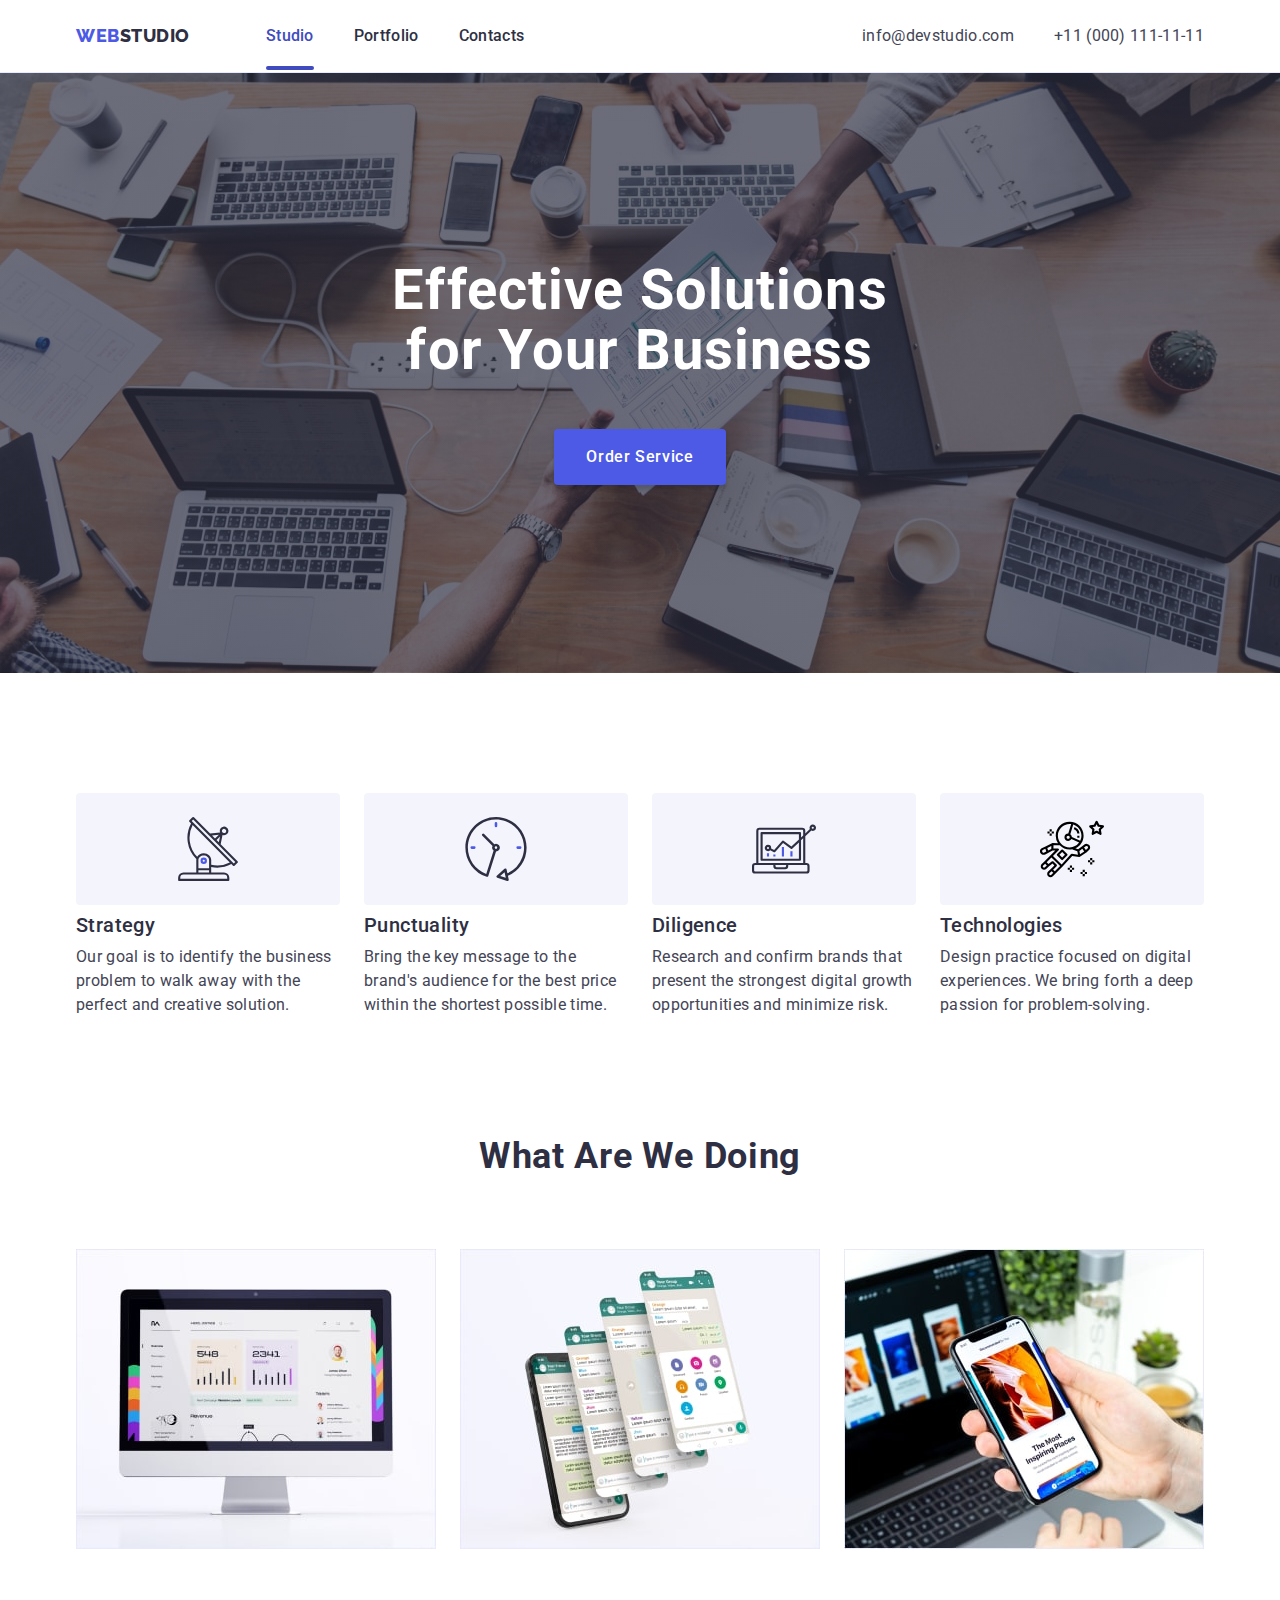
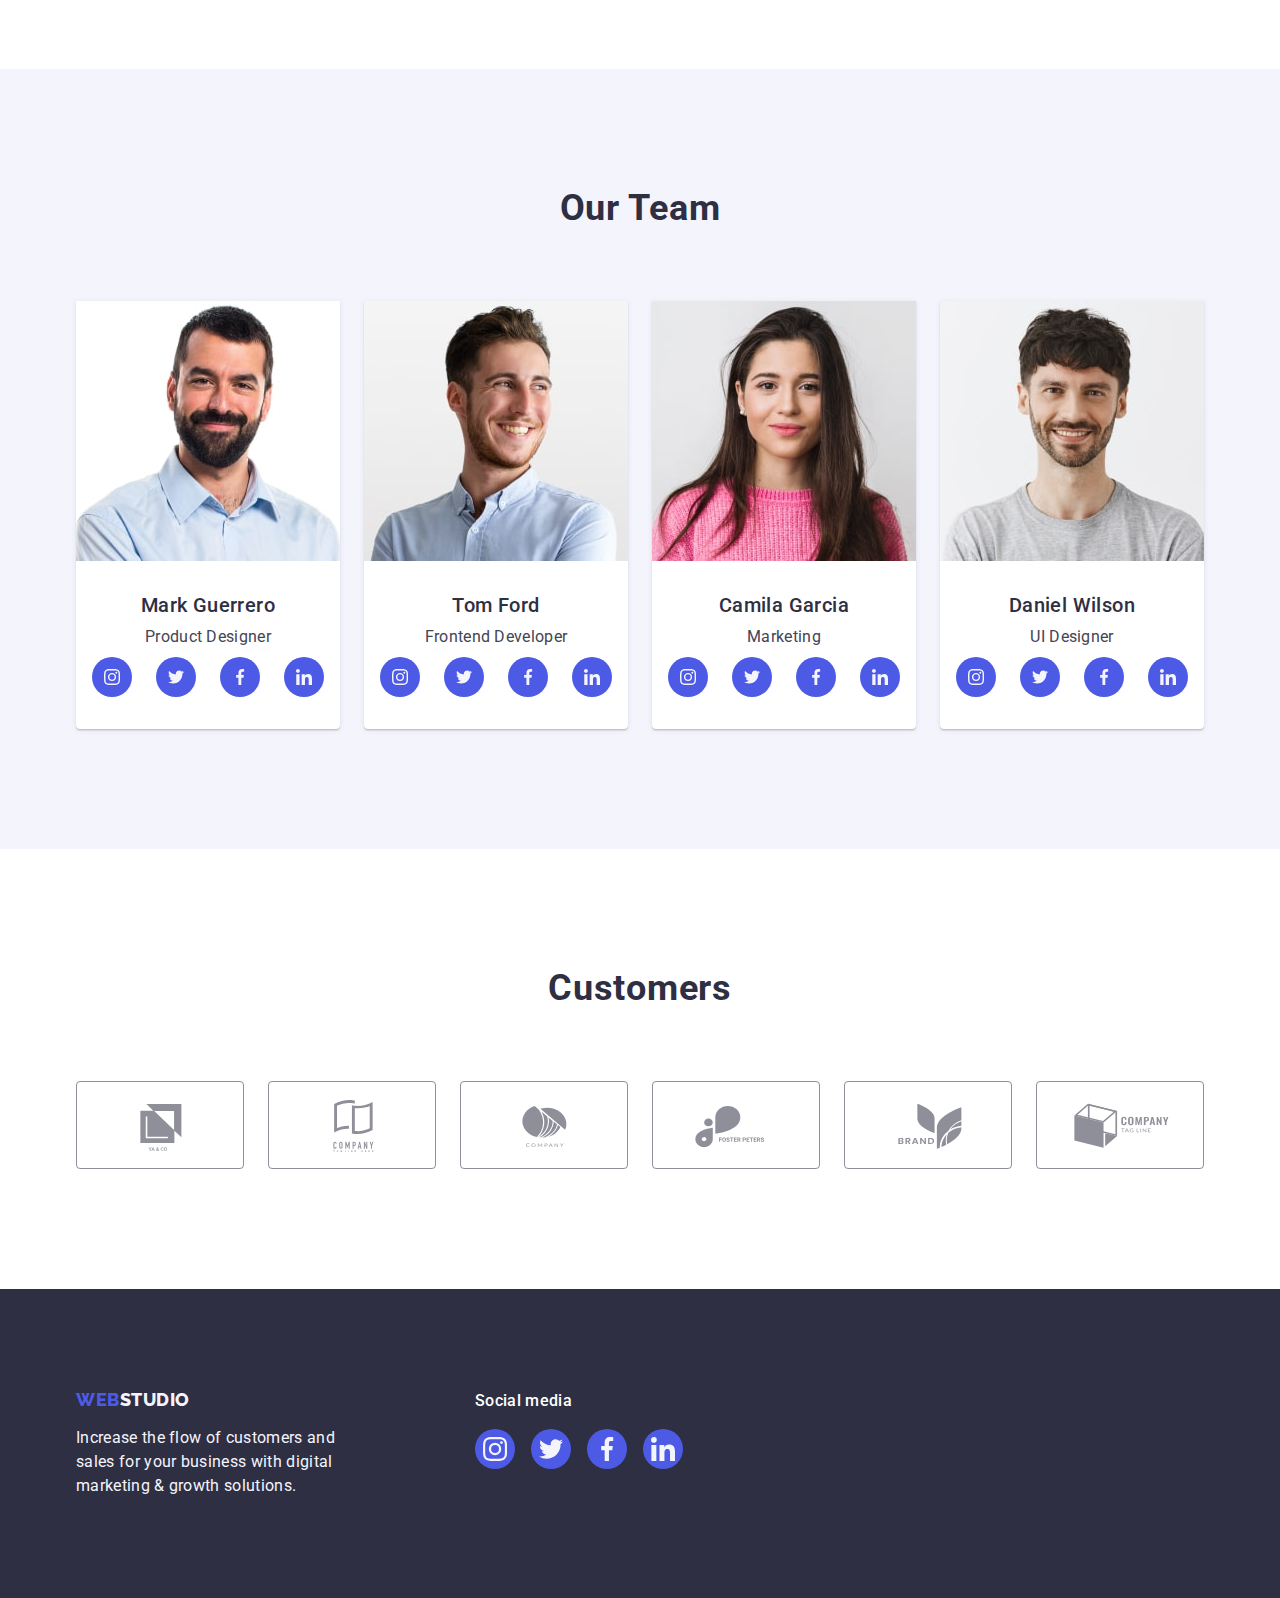
<file: index.html>
<!DOCTYPE html>
<html lang="en">
  <head>
    <meta charset="UTF-8" />
    <meta http-equiv="X-UA-Compatible" content="IE=edge" />
    <meta name="viewport" content="width=device-width, initial-scale=1.0" />
    <link
      rel="stylesheet"
      href="https://cdnjs.cloudflare.com/ajax/libs/modern-normalize/2.0.0/modern-normalize.min.css"
    />
    <link rel="stylesheet" href="./css/styles.css" />
    <link rel="preconnect" href="https://fonts.googleapis.com" />
    <link rel="preconnect" href="https://fonts.gstatic.com" crossorigin />
    <link
      href="https://fonts.googleapis.com/css2?family=Raleway:wght@800&family=Roboto:wght@400;500;700&display=swap"
      rel="stylesheet"
    />
    <title>WEBSTUDIO</title>
  </head>

  <body>
    <header class="page-header">
      <div class="container header-container">
        <nav class="nav">
          <a href="./index.html" class="header-logo link"
            >Web<span class="logo-accent">Studio</span></a
          >
          <ul class="nav-list list">
            <li>
              <a href="./index.html" class="nav-list current link"> Studio</a>
            </li>
            <li>
              <a href="./portfolio.html" class="nav-list link"> Portfolio</a>
            </li>
            <li><a href="" class="nav-list link"> Contacts</a></li>
          </ul>
        </nav>
        <address class="address">
          <ul class="adress-list list">
            <li class="address-list-item">
              <a href="mailto:info@devstudio.com" class="address-link link"
                >info@devstudio.com</a
              >
            </li>
            <li class="address-list-item">
              <a href="tel:+110001111111" class="address-link link"
                >+11 (000) 111-11-11</a
              >
            </li>
          </ul>
        </address>
      </div>
    </header>

    <main>
      <section class="banner">
        <div class="banner-container container">
          <h1 class="main-title">Effective Solutions for Your Business</h1>
          <button type="button" class="button" data-modal-open>
            Order Service
          </button>
        </div>
      </section>

      <section class="intro">
        <div class="intro-container container">
          <h2 class="visually-hidden">About us</h2>
          <ul class="intro-list list">
            <li class="intro-list-item">
              <div class="intro-block">
                <svg class="intro-list-icon" width="64" height="64">
                  <use href="./images/icons.svg#icon-antenna "></use>
                </svg>
              </div>
              <h3 class="section-subtitle">Strategy</h3>
              <p class="intro-text">
                Our goal is to identify the business problem to walk away with
                the perfect and creative solution.
              </p>
            </li>
            <li class="intro-list-item">
              <div class="intro-block">
                <svg class="intro-list-icon" width="64" height="64">
                  <use href="./images/icons.svg#icon-clock"></use>
                </svg>
              </div>
              <h3 class="section-subtitle">Punctuality</h3>
              <p class="intro-text">
                Bring the key message to the brand's audience for the best price
                within the shortest possible time.
              </p>
            </li>
            <li class="intro-list-item">
              <div class="intro-block">
                <svg class="intro-list-icon" width="64" height="64">
                  <use href="./images/icons.svg#icon-diagram"></use>
                </svg>
              </div>
              <h3 class="section-subtitle">Diligence</h3>
              <p class="intro-text">
                Research and confirm brands that present the strongest digital
                growth opportunities and minimize risk.
              </p>
            </li>
            <li class="intro-list-item">
              <div class="intro-block">
                <svg class="intro-list-icon" width="64" height="64">
                  <use href="./images/icons.svg#icon-astronaut"></use>
                </svg>
              </div>
              <h3 class="section-subtitle">Technologies</h3>
              <p class="intro-text">
                Design practice focused on digital experiences. We bring forth a
                deep passion for problem-solving.
              </p>
            </li>
          </ul>
        </div>
      </section>

      <section class="services">
        <div class="services-container container">
          <h2 class="section-title">What are we doing</h2>
          <ul class="services-list list">
            <li class="services-list-item">
              <img
                src="./images/monitor.jpg"
                alt="websites"
                width="360"
                height="300"
                class="services-list-img"
              />
            </li>
            <li class="services-list-item">
              <img
                src="./images/app.jpg"
                alt="apps"
                width="360"
                height="300"
                class="services-list-img"
              />
            </li>
            <li class="services-list-item">
              <img
                src="./images/design.jpg"
                alt="design"
                width="360"
                height="300"
                class="services-list-img"
              />
            </li>
          </ul>
        </div>
      </section>

      <section class="team">
        <div class="team-container container">
          <h2 class="section-title">Our Team</h2>
          <ul class="team-list list">
            <li class="team-list-item">
              <img
                src="./images/img.jpg"
                alt="Photo"
                width="264"
                height="260"
                class="team-list-img"
              />
              <div class="team-card-content">
                <h3 class="team-subtitle section-subtitle">Mark Guerrero</h3>
                <p class="team-text">Product Designer</p>

                <ul class="team-social-list list">
                  <li class="team-social-item">
                    <a href="" target="_blank" class="team-social-link link">
                      <svg class="team-social-icon" width="16" height="16">
                        <use href="./images/icons.svg#icon-instagram"></use>
                      </svg>
                    </a>
                  </li>
                  <li class="team-social-item">
                    <a href="" class="team-social-link link">
                      <svg class="team-social-icon" width="16" height="16">
                        <use href="./images/icons.svg#icon-twitter"></use>
                      </svg>
                    </a>
                  </li>
                  <li class="team-social-item">
                    <a href="" target="_blank" class="team-social-link link">
                      <svg class="team-social-icon" width="16" height="16">
                        <use href="./images/icons.svg#icon-facebook"></use>
                      </svg>
                    </a>
                  </li>
                  <li class="team-social-item">
                    <a href="" target="_blank" class="team-social-link link">
                      <svg class="team-social-icon" width="16" height="16">
                        <use href="./images/icons.svg#icon-linkedin"></use>
                      </svg>
                    </a>
                  </li>
                </ul>
              </div>
            </li>
            <li class="team-list-item">
              <img
                src="./images/img-2.jpg"
                alt="Photo"
                width="264"
                height="260"
                class="team-list-img"
              />
              <div class="team-card-content">
                <h3 class="team-subtitle section-subtitle">Tom Ford</h3>
                <p class="team-text">Frontend Developer</p>
                <ul class="team-social-list list">
                  <li class="team-social-item">
                    <a href="" target="_blank" class="team-social-link link">
                      <svg class="team-social-icon" width="16" height="16">
                        <use href="./images/icons.svg#icon-instagram"></use>
                      </svg>
                    </a>
                  </li>
                  <li class="team-social-item">
                    <a href="" class="team-social-link link">
                      <svg class="team-social-icon" width="16" height="16">
                        <use href="./images/icons.svg#icon-twitter"></use>
                      </svg>
                    </a>
                  </li>
                  <li class="team-social-item">
                    <a href="" target="_blank" class="team-social-link link">
                      <svg class="team-social-icon" width="16" height="16">
                        <use href="./images/icons.svg#icon-facebook"></use>
                      </svg>
                    </a>
                  </li>
                  <li class="team-social-item">
                    <a href="" target="_blank" class="team-social-link link">
                      <svg class="team-social-icon" width="16" height="16">
                        <use href="./images/icons.svg#icon-linkedin"></use>
                      </svg>
                    </a>
                  </li>
                </ul>
              </div>
            </li>
            <li class="team-list-item">
              <img
                src="./images/img-3.jpg"
                alt="Photo"
                width="264"
                height="260"
                class="team-list-img"
              />
              <div class="team-card-content">
                <h3 class="team-subtitle section-subtitle">Camila Garcia</h3>
                <p class="team-text">Marketing</p>
                <ul class="team-social-list list">
                  <li class="team-social-item">
                    <a href="" target="_blank" class="team-social-link link">
                      <svg class="team-social-icon" width="16" height="16">
                        <use href="./images/icons.svg#icon-instagram"></use>
                      </svg>
                    </a>
                  </li>
                  <li class="team-social-item">
                    <a href="" class="team-social-link link">
                      <svg class="team-social-icon" width="16" height="16">
                        <use href="./images/icons.svg#icon-twitter"></use>
                      </svg>
                    </a>
                  </li>
                  <li class="team-social-item">
                    <a href="" target="_blank" class="team-social-link link">
                      <svg class="team-social-icon" width="16" height="16">
                        <use href="./images/icons.svg#icon-facebook"></use>
                      </svg>
                    </a>
                  </li>
                  <li class="team-social-item">
                    <a href="" target="_blank" class="team-social-link link">
                      <svg class="team-social-icon" width="16" height="16">
                        <use href="./images/icons.svg#icon-linkedin"></use>
                      </svg>
                    </a>
                  </li>
                </ul>
              </div>
            </li>
            <li class="team-list-item">
              <img
                src="./images/img-4.jpg"
                alt="Photo"
                width="264"
                height="260"
                class="team-list-img"
              />
              <div class="team-card-content">
                <h3 class="team-subtitle section-subtitle">Daniel Wilson</h3>
                <p class="team-text">UI Designer</p>
                <ul class="team-social-list list">
                  <li class="team-social-item">
                    <a href="" target="_blank" class="team-social-link link">
                      <svg class="team-social-icon" width="16" height="16">
                        <use href="./images/icons.svg#icon-instagram"></use>
                      </svg>
                    </a>
                  </li>
                  <li class="team-social-item">
                    <a href="" class="team-social-link link">
                      <svg class="team-social-icon" width="16" height="16">
                        <use href="./images/icons.svg#icon-twitter"></use>
                      </svg>
                    </a>
                  </li>
                  <li class="team-social-item">
                    <a href="" target="_blank" class="team-social-link link">
                      <svg class="team-social-icon" width="16" height="16">
                        <use href="./images/icons.svg#icon-facebook"></use>
                      </svg>
                    </a>
                  </li>
                  <li class="team-social-item">
                    <a href="" target="_blank" class="team-social-link link">
                      <svg class="team-social-icon" width="16" height="16">
                        <use href="./images/icons.svg#icon-linkedin"></use>
                      </svg>
                    </a>
                  </li>
                </ul>
              </div>
            </li>
          </ul>
        </div>
      </section>

      <section class="customers">
        <div class="customers-container container">
          <h2 class="section-title">Customers</h2>
          <ul class="customers-list list">
            <li class="customers-item">
              <a href="" class="customers-link link">
                <svg class="customers-icon" width="104" height="56">
                  <use href="./images/icons.svg#icon-logo"></use>
                </svg>
              </a>
            </li>

            <li class="customers-item">
              <a href="" class="customers-link link">
                <svg class="customers-icon" width="104" height="56">
                  <use href="./images/icons.svg#icon-logo1"></use>
                </svg>
              </a>
            </li>
            <li class="customers-item">
              <a href="" class="customers-link link">
                <svg class="customers-icon" width="104" height="56">
                  <use href="./images/icons.svg#icon-logo3"></use>
                </svg>
              </a>
            </li>
            <li class="customers-item">
              <a href="" class="customers-link link">
                <svg class="customers-icon" width="104" height="56">
                  <use href="./images/icons.svg#icon-logo4"></use>
                </svg>
              </a>
            </li>
            <li class="customers-item">
              <a href="" class="customers-link link">
                <svg class="customers-icon" width="104" height="56">
                  <use href="./images/icons.svg#icon-logo5"></use>
                </svg>
              </a>
            </li>
            <li class="customers-item">
              <a href="" class="customers-link link">
                <svg class="customers-icon" width="104" height="56">
                  <use href="./images/icons.svg#icon-logo6"></use>
                </svg>
              </a>
            </li>
          </ul>
        </div>
      </section>
    </main>

    <footer class="page-footer">
      <div class="footer-container container">
        <div class="footer-logo-container">
          <a href="./index.html" class="footer-logo link"
            >Web<span class="footer-logo-accent">Studio</span></a
          >
          <p class="footer-text">
            Increase the flow of customers and sales for your business with
            digital marketing & growth solutions.
          </p>
        </div>

        <div class="footer-social-container container">
          <p class="footer-social-text">Social media</p>
          <ul class="footer-social-list list">
            <li class="footer-social-item">
              <a href="" class="footer-social-link link">
                <svg class="footer-social-icon" width="24" height="24">
                  <use href="./images/icons.svg#icon-instagram"></use>
                </svg>
              </a>
            </li>
            <li class="footer-social-item">
              <a href="" class="footer-social-link link">
                <svg class="footer-social-icon" width="24" height="24">
                  <use href="./images/icons.svg#icon-twitter"></use>
                </svg>
              </a>
            </li>
            <li class="footer-social-item">
              <a href="" class="footer-social-link link">
                <svg class="footer-social-icon" width="24" height="24">
                  <use href="./images/icons.svg#icon-facebook"></use>
                </svg>
              </a>
            </li>
            <li class="footer-social-item">
              <a href="" class="footer-social-link link">
                <svg class="footer-social-icon" width="24" height="24">
                  <use href="./images/icons.svg#icon-linkedin"></use>
                </svg>
              </a>
            </li>
          </ul>
        </div>
      </div>
    </footer>
    <div class="backdrop is-hidden" data-modal>
      <div class="modal">
        <button type="button" class="modal-close-btn" data-modal-close>
          <svg class="modal-close-icon" width="8" height="8">
            <use href="./images/icons.svg#icon-close-button1"></use>
          </svg>
        </button>
      </div>
    </div>
    <script src="./js/modal.js"></script>
  </body>
</html>
</file>
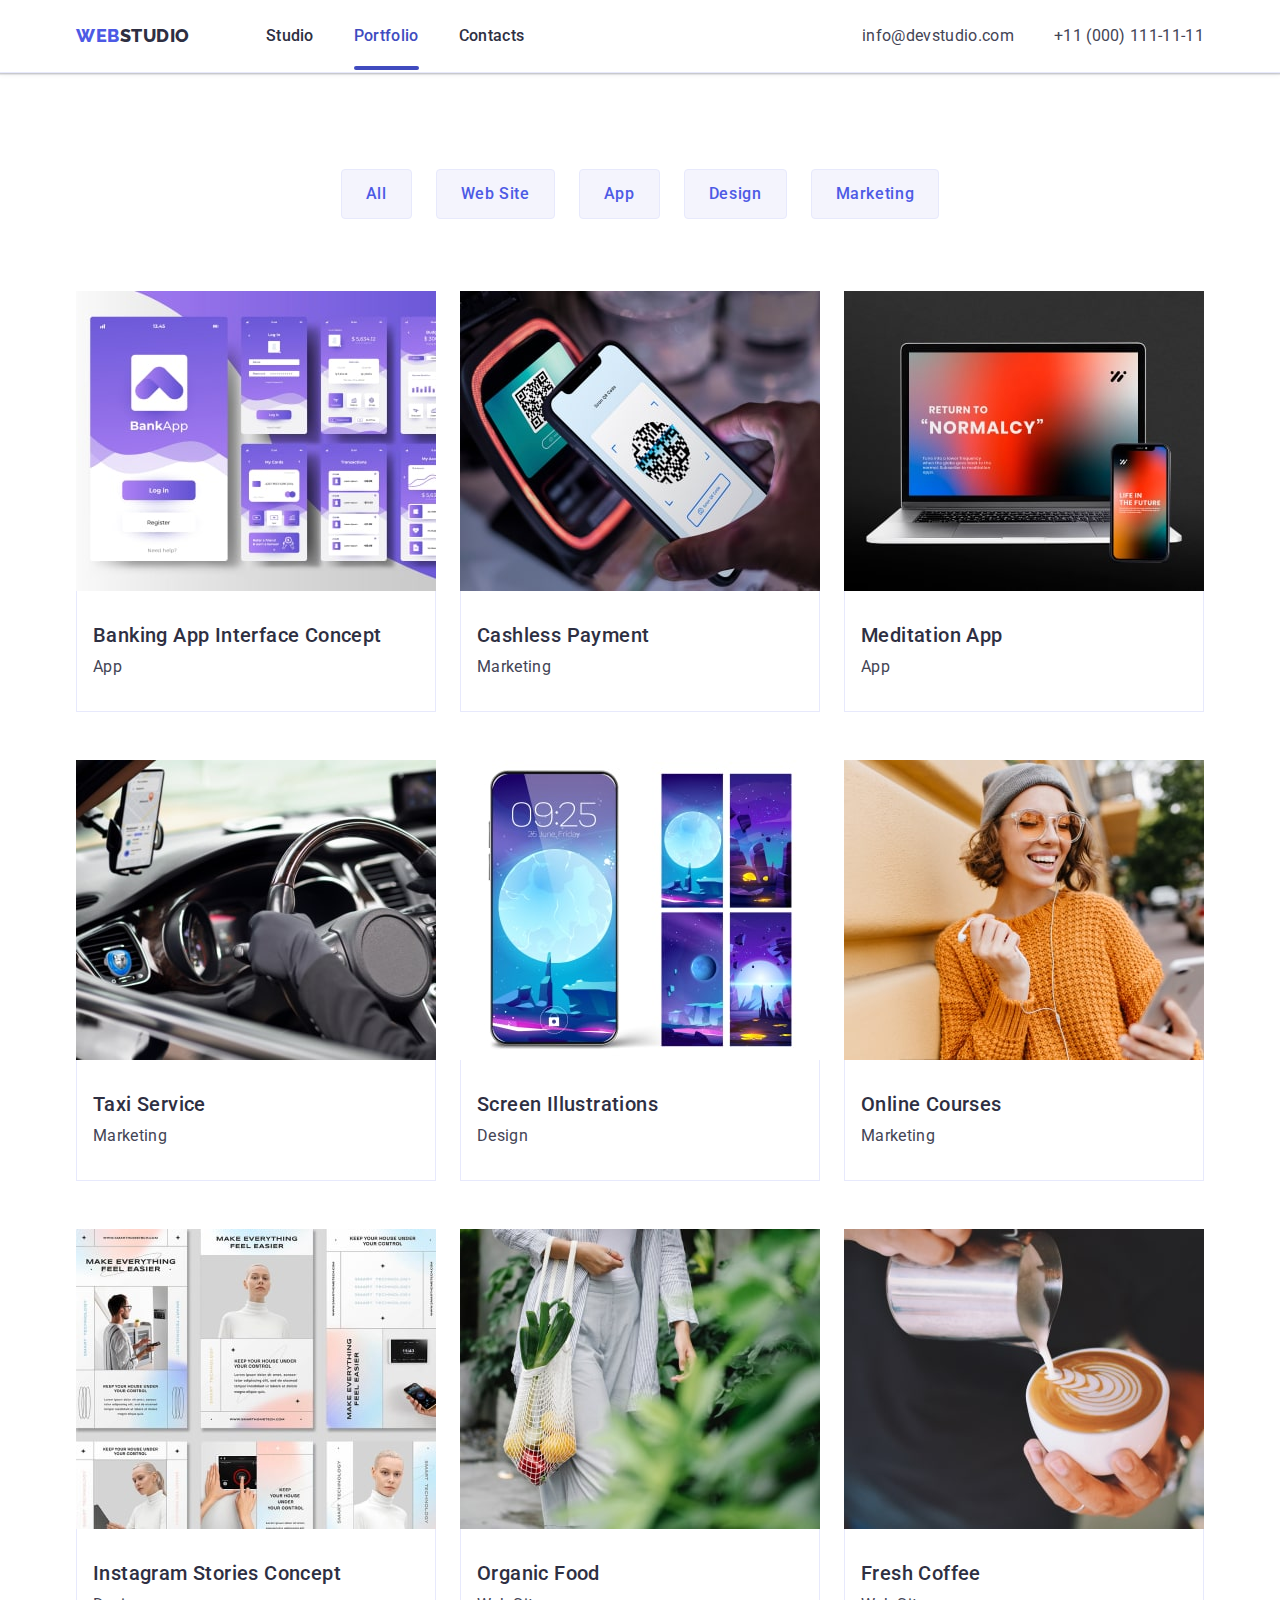
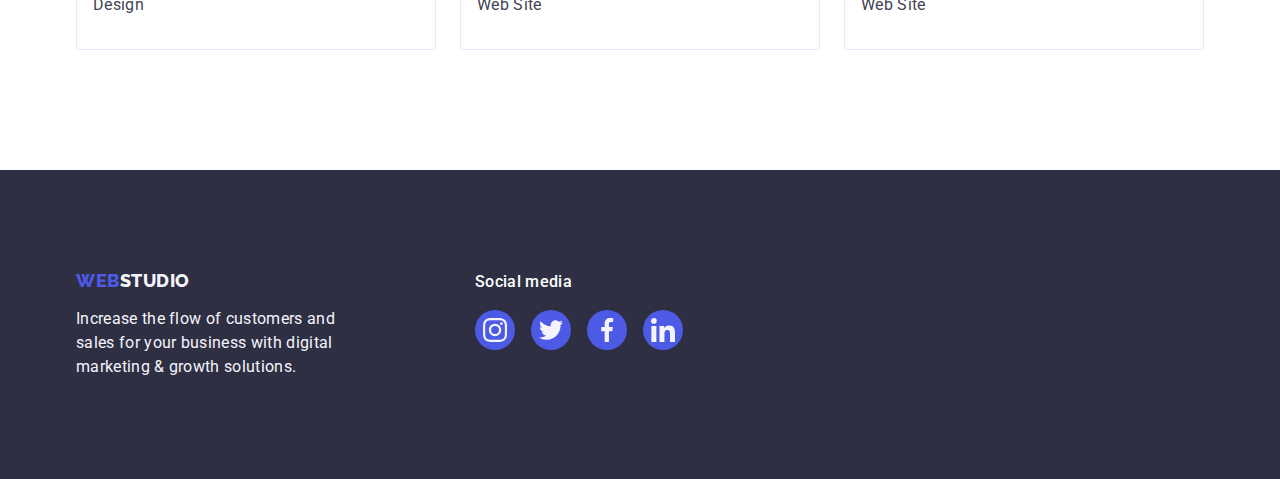
<file: portfolio.html>
<!DOCTYPE html>
<html lang="en">
  <head>
    <meta charset="UTF-8" />
    <meta http-equiv="X-UA-Compatible" content="IE=edge" />
    <meta name="viewport" content="width=device-width, initial-scale=1.0" />
    <link
      rel="stylesheet"
      href="https://cdnjs.cloudflare.com/ajax/libs/modern-normalize/2.0.0/modern-normalize.min.css"
    />
    <link rel="stylesheet" href="./css/styles.css" />
    <link rel="preconnect" href="https://fonts.googleapis.com" />
    <link rel="preconnect" href="https://fonts.gstatic.com" crossorigin />
    <link
      href="https://fonts.googleapis.com/css2?family=Raleway:wght@800&family=Roboto:wght@400;500;700&display=swap"
      rel="stylesheet"
    />
    <title>Portfolio</title>
  </head>
  <body>
    <header class="page-header">
      <div class="container header-container">
        <nav class="nav">
          <a href="./index.html" class="header-logo link"
            >Web<span class="logo-accent">Studio</span></a
          >
          <ul class="nav-list list">
            <li><a href="./index.html" class="nav-list link"> Studio</a></li>
            <li>
              <a href="./portfolio.html" class="nav-list current link">
                Portfolio</a
              >
            </li>
            <li><a href="" class="nav-list link"> Contacts</a></li>
          </ul>
        </nav>
        <address class="address">
          <ul class="adress-list list">
            <li class="address-list-item">
              <a href="mailto:info@devstudio.com" class="address-link link"
                >info@devstudio.com</a
              >
            </li>
            <li class="address-list-item">
              <a href="tel:+110001111111" class="address-link link"
                >+11 (000) 111-11-11</a
              >
            </li>
          </ul>
        </address>
      </div>
    </header>

    <main>
      <section class="projects">
        <div class="container">
          <h1 class="visually-hidden">Title</h1>
          <ul class="projects-list list">
            <li><button type="button" class="projects-button">All</button></li>
            <li>
              <button type="button" class="projects-button">Web Site</button>
            </li>
            <li><button type="button" class="projects-button">App</button></li>
            <li>
              <button type="button" class="projects-button">Design</button>
            </li>
            <li>
              <button type="button" class="projects-button">Marketing</button>
            </li>
          </ul>
          <ul class="projects-item-list list">
            <li class="projects-item">
              <a href="" class="project-link link">
                <div class="cashless-payment-cover-container">
                  <img
                    src="./images/p-1.jpg"
                    alt="Banking App Interface Concept"
                    width="360"
                    height="300"
                    class="projects-image"
                  />
                  <p class="cashless-payment-cover-text">
                    14 Stylish and User-Friendly App Design Concepts · Task
                    Manager App · Calorie Tracker App · Exotic Fruit Ecommerce
                    App · Cloud Storage App
                  </p>
                </div>

                <div class="projects-card-content">
                  <h2 class="project-subtitle section-subtitle">
                    Banking App Interface Concept
                  </h2>
                  <p class="projects-text">App</p>
                </div>
              </a>
            </li>
            <li class="projects-item">
              <a href="" class="project-link link">
                <div class="cashless-payment-cover-container">
                  <img
                    src="./images/p-2.jpg"
                    alt="Cashless payment"
                    width="360"
                    height="300"
                    class="projects-image"
                  />
                  <p class="cashless-payment-cover-text">
                    14 Stylish and User-Friendly App Design Concepts · Task
                    Manager App · Calorie Tracker App · Exotic Fruit Ecommerce
                    App · Cloud Storage App
                  </p>
                </div>

                <div class="projects-card-content">
                  <h2 class="project-subtitle section-subtitle">
                    Cashless Payment
                  </h2>
                  <p class="projects-text">Marketing</p>
                </div>
              </a>
            </li>
            <li class="projects-item">
              <a href="" class="project-link link">
                <div class="cashless-payment-cover-container">
                  <img
                    src="./images/p-3.jpg"
                    alt="Meditation App"
                    width="360"
                    height="300"
                    class="projects-image"
                  />
                  <p class="cashless-payment-cover-text">
                    14 Stylish and User-Friendly App Design Concepts · Task
                    Manager App · Calorie Tracker App · Exotic Fruit Ecommerce
                    App · Cloud Storage App
                  </p>
                </div>

                <div class="projects-card-content">
                  <h2 class="project-subtitle section-subtitle">
                    Meditation App
                  </h2>
                  <p class="projects-text">App</p>
                </div>
              </a>
            </li>
            <li class="projects-item">
              <a href="" class="project-link link">
                <div class="cashless-payment-cover-container">
                  <img
                    src="./images/p-4.jpg"
                    alt="Taxi Service"
                    width="360"
                    height="300"
                    class="projects-image"
                  />
                  <p class="cashless-payment-cover-text">
                    14 Stylish and User-Friendly App Design Concepts · Task
                    Manager App · Calorie Tracker App · Exotic Fruit Ecommerce
                    App · Cloud Storage App
                  </p>
                </div>

                <div class="projects-card-content">
                  <h2 class="project-subtitle section-subtitle">
                    Taxi Service
                  </h2>
                  <p class="projects-text">Marketing</p>
                </div>
              </a>
            </li>
            <li class="projects-item">
              <a href="" class="project-link link">
                <div class="cashless-payment-cover-container">
                  <img
                    src="./images/p-5.jpg"
                    alt="Screen Illustrations Design"
                    width="360"
                    height="300"
                    class="projects-image"
                  />
                  <p class="cashless-payment-cover-text">
                    14 Stylish and User-Friendly App Design Concepts · Task
                    Manager App · Calorie Tracker App · Exotic Fruit Ecommerce
                    App · Cloud Storage App
                  </p>
                </div>

                <div class="projects-card-content">
                  <h2 class="project-subtitle section-subtitle">
                    Screen Illustrations
                  </h2>
                  <p class="projects-text">Design</p>
                </div>
              </a>
            </li>
            <li class="projects-item">
              <a href="" class="project-link link">
                <div class="cashless-payment-cover-container">
                  <img
                    src="./images/p-6.jpg"
                    alt="Online Courses Marketing"
                    width="360"
                    height="300"
                    class="projects-image"
                  />
                  <p class="cashless-payment-cover-text">
                    14 Stylish and User-Friendly App Design Concepts · Task
                    Manager App · Calorie Tracker App · Exotic Fruit Ecommerce
                    App · Cloud Storage App
                  </p>
                </div>

                <div class="projects-card-content">
                  <h2 class="project-subtitle section-subtitle">
                    Online Courses
                  </h2>
                  <p class="projects-text">Marketing</p>
                </div>
              </a>
            </li>
            <li class="projects-item">
              <a href="" class="project-link link">
                <div class="cashless-payment-cover-container">
                  <img
                    src="./images/p-7.jpg"
                    alt="Instagram Stories Concept"
                    width="360"
                    height="300"
                    class="projects-image"
                  />
                  <p class="cashless-payment-cover-text">
                    14 Stylish and User-Friendly App Design Concepts · Task
                    Manager App · Calorie Tracker App · Exotic Fruit Ecommerce
                    App · Cloud Storage App
                  </p>
                </div>

                <div class="projects-card-content">
                  <h2 class="project-subtitle section-subtitle">
                    Instagram Stories Concept
                  </h2>
                  <p class="projects-text">Design</p>
                </div>
              </a>
            </li>
            <li class="projects-item">
              <a href="" class="project-link link">
                <div class="cashless-payment-cover-container">
                  <img
                    src="./images/p-8.jpg"
                    alt="Organic Food"
                    width="360"
                    height="300"
                    class="projects-image"
                  />
                  <p class="cashless-payment-cover-text">
                    14 Stylish and User-Friendly App Design Concepts · Task
                    Manager App · Calorie Tracker App · Exotic Fruit Ecommerce
                    App · Cloud Storage App
                  </p>
                </div>

                <div class="projects-card-content">
                  <h2 class="project-subtitle section-subtitle">
                    Organic Food
                  </h2>
                  <p class="projects-text">Web Site</p>
                </div>
              </a>
            </li>
            <li class="projects-item">
              <a href="" class="project-link link">
                <div class="cashless-payment-cover-container">
                  <img
                    src="./images/p-9.jpg"
                    alt="Fresh Coffee"
                    width="360"
                    height="300"
                    class="projects-image"
                  />
                  <p class="cashless-payment-cover-text">
                    14 Stylish and User-Friendly App Design Concepts · Task
                    Manager App · Calorie Tracker App · Exotic Fruit Ecommerce
                    App · Cloud Storage App
                  </p>
                </div>

                <div class="projects-card-content">
                  <h2 class="project-subtitle section-subtitle">
                    Fresh Coffee
                  </h2>
                  <p class="projects-text">Web Site</p>
                </div>
              </a>
            </li>
          </ul>
        </div>
      </section>
    </main>
    <footer class="page-footer">
      <div class="footer-container container">
        <div class="footer-logo-container">
          <a href="./index.html" class="footer-logo link"
            >Web<span class="footer-logo-accent">Studio</span></a
          >
          <p class="footer-text">
            Increase the flow of customers and sales for your business with
            digital marketing & growth solutions.
          </p>
        </div>

        <div class="footer-social-container container">
          <p class="footer-social-text">Social media</p>
          <ul class="footer-social-list list">
            <li class="footer-social-item">
              <a href="" class="footer-social-link link">
                <svg class="footer-social-icon" width="24" height="24">
                  <use href="./images/icons.svg#icon-instagram"></use>
                </svg>
              </a>
            </li>
            <li class="footer-social-item">
              <a href="" class="footer-social-link link">
                <svg class="footer-social-icon" width="24" height="24">
                  <use href="./images/icons.svg#icon-twitter"></use>
                </svg>
              </a>
            </li>
            <li class="footer-social-item">
              <a href="" class="footer-social-link link">
                <svg class="footer-social-icon" width="24" height="24">
                  <use href="./images/icons.svg#icon-facebook"></use>
                </svg>
              </a>
            </li>
            <li class="footer-social-item">
              <a href="" class="footer-social-link link">
                <svg class="footer-social-icon" width="24" height="24">
                  <use href="./images/icons.svg#icon-linkedin"></use>
                </svg>
              </a>
            </li>
          </ul>
        </div>
      </div>
    </footer>
  </body>
</html>
</file>
<file: css/styles.css>
:root {
  --primary-white-color: #ffffff;
  --Light-mode-backgrounds-color: #f4f4fd;
  --heading-color: #2e2f42;
  --light-blue-color: #4d5ae5;
  --active-button-color: #404bbf;
  --text-color: #434455;
  --light-accent-color: #e7e9fc;
}

p,
h1,
h2,
h3,
h4,
h5,
h6 {
  margin-top: 0;
  margin-bottom: 0;
}

ul,
ol {
  margin-top: 0;
  margin-bottom: 0;
  padding-left: 0;
}

body {
  font-family: Roboto, sans-serif;
  color: var(--text-color);
  background-color: var(--primary-white-color);
}

img {
  display: block;
}

.container {
  width: 100%;
  max-width: 1158px;
  padding-left: 15px;
  padding-right: 15px;
  margin: 0 auto;
}

.visually-hidden {
  position: absolute;
  width: 1px;
  height: 1px;
  margin: -1px;
  border: 0;
  padding: 0;
  white-space: nowrap;
  clip-path: inset(100%);
  clip: rect(0 0 0 0);
  overflow: hidden;
}

.link {
  text-decoration: none;
}

.list {
  list-style: none;
  display: flex;
}

/* -------------Header-------------- */

.page-header {
  border-bottom: 1px solid var(--light-accent-color);
  box-shadow: 0px 2px 1px rgba(46, 47, 66, 0.08),
    0px 1px 1px rgba(46, 47, 66, 0.16), 0px 1px 6px rgba(46, 47, 66, 0.08);
}

.nav {
  display: flex;
  align-items: center;
}

.nav-list {
  flex: display;
  gap: 40px;
  padding-top: 24px;
  padding-bottom: 24px;
}

.header-container {
  display: flex;
}
.header-logo {
  text-transform: uppercase;
  font-family: 'Raleway', sans-serif;
  color: var(--light-blue-color);
  font-size: 18px;
  line-height: 1.17;
  letter-spacing: 0.54px;
  font-weight: 800;
  margin-right: 76px;
}

.logo-accent {
  color: var(--heading-color);
}

.nav-list.link {
  color: var(--heading-color);
  font-size: 16px;
  font-weight: 500;
  line-height: 1.5;
  letter-spacing: 0.02em;
  text-decoration: none;
  transition: color 250ms cubic-bezier(0.4, 0, 0.2, 1);
}

.nav-list.link:hover,
.nav-list.link:focus,
.nav-list.link:active {
  color: var(--active-button-color);
}
.nav-list.current.link {
  color: var(--active-button-color);
  position: relative;
}

.nav-list.current.link::after {
  content: '';
  width: 100%;
  position: absolute;
  left: 0;
  bottom: -1px;
  height: 4px;
  border-radius: 2px;
  background-color: var(--active-button-color);
}

.address {
  font-style: normal;
  margin-left: auto;
}

.adress-list {
  gap: 40px;
  padding-top: 24px;
  padding-bottom: 24px;
}
.address-link.link,
.list {
  color: var(--text-color);
  font-size: 16px;
  line-height: 1.5;
  letter-spacing: 0.32px;
  text-decoration: none;
  list-style-type: none;
  transition: color 250ms cubic-bezier(0.4, 0, 0.2, 1);
}

.address-link.link:hover,
.address-link.link:focus,
.address-link.link:active {
  color: var(--active-button-color);
}

.banner {
  background-image: linear-gradient(
      rgba(46, 47, 66, 0.7),
      rgba(46, 47, 66, 0.7)
    ),
    url(../images/hero_bg.jpg);
  background-color: var(--heading-color);
  padding-top: 188px;
  padding-bottom: 188px;
  margin: 0 auto;
  max-width: 1440px;
  background-repeat: no-repeat;
  background-position: center;
  background-size: cover;
}

.main-title {
  color: var(--primary-white-color);
  text-align: center;
  font-size: 56px;
  font-family: Roboto;
  font-weight: 700;
  line-height: 1.07;
  letter-spacing: 1.12px;
  margin: 0 auto;
  max-width: 496px;
  margin-bottom: 48px;
}

.button {
  font-family: Roboto, sans-serif;
  background: var(--light-blue-color);
  color: var(--primary-white-color);
  font-weight: 500;
  font-size: 16px;
  line-height: 1.5;
  letter-spacing: 0.04em;
  cursor: pointer;
  margin: 0 auto;
  display: block;
  border-radius: 4px;
  box-shadow: 0px 4px 4px 0px rgba(0, 0, 0, 0.15);
  padding: 16px 32px;
  min-width: 169px;
  height: 56px;
  border: none;
  transition: background-color 250ms cubic-bezier(0.4, 0, 0.2, 1);
}

.button:hover,
.button:focus,
.button:active {
  background-color: var(--active-button-color);
}

.section-subtitle {
  color: var(--heading-color);
  font-size: 20px;
  font-weight: 500;
  line-height: 1.2;
  letter-spacing: 0.4px;
  margin-bottom: 8px;
}

.intro-list {
  gap: 24px;
}

.intro-block {
  width: 264px;
  height: 112px;
  display: flex;
  align-items: center;
  justify-content: center;
  background-color: var(--Light-mode-backgrounds-color);
  border-radius: 4px;
  margin-bottom: 8px;
}
.intro-list-icon {
}

.intro-list-item {
  width: calc((100% - 24px * 3) / 4);
}

.list {
  list-style-type: none;
}

.intro {
  padding-top: 120px;
  padding-bottom: 120px;
}

.list .intro-text {
  color: var(--text-color);
  font-size: 16px;
  line-height: 1.5;
  letter-spacing: 0.32px;
}

.section-title {
  color: var(--heading-color);
  text-align: center;
  font-size: 36px;
  font-weight: 700;
  line-height: 1.11;
  letter-spacing: 0.72px;
  text-transform: capitalize;
  margin-bottom: 72px;
}

.services {
  padding-bottom: 120px;
}

.services-list {
  gap: 24px;
}

.services-list-item {
  width: calc((100% - 24 * 2) / 3);
}

.team {
  padding-top: 120px;
  padding-bottom: 120px;
  background-color: var(--Light-mode-backgrounds-color);
}

.team-subtitle {
  text-align: center;
}

.team-list {
  gap: 24px;
}

.team-list-item {
  background-color: var(--primary-white-color);
  width: calc((100% - 24 * 3) / 4);
  border-radius: 0px 0px 4px 4px;
  box-shadow: 0px 1px 6px rgba(46, 47, 66, 0.08),
    0px 1px 1px rgba(46, 47, 66, 0.16), 0px 2px 1px rgba(46, 47, 66, 0.08);
}

.team-card-content {
  padding: 32px 0;
}

.team-text {
  font-size: 16px;
  line-height: 1.5;
  letter-spacing: 0.32px;
  text-align: center;
  margin: 8px;
}

.team-social-list {
  gap: 24px;
  justify-content: center;
}

.team-social-item {
  width: 40px;
  height: 40px;
}

.team-social-link {
  display: flex;
  justify-content: center;
  align-items: center;
  width: 100%;
  height: 100%;
  border-radius: 50%;
  background-color: var(--light-blue-color);
  transition: background-color 250ms cubic-bezier(0.4, 0, 0.2, 1);
}

.team-social-link:hover,
.team-social-link:focus {
  background-color: var(--active-button-color);
}

.team-social-icon {
  fill: var(--Light-mode-backgrounds-color);
}

.customers {
  padding: 120px 0;
}
.customers-container {
}

.customers-list {
  gap: 24px;
}
.customers-item {
  width: 168px;
  height: 88px;
  width: calc((100% - 24 * 5) / 6);
}

.customers-link {
  display: flex;
  justify-content: center;
  align-items: center;
  width: 100%;
  height: 100%;
  border-radius: 4px;
  color: #8e8f99;
  border: 1px solid #8e8f99;
  transition: border-color 250ms cubic-bezier(0.4, 0, 0.2, 1),
    color 250ms cubic-bezier(0.4, 0, 0.2, 1);
}

.customers-icon:hover,
.customers-icon:focus {
  fill: var(--active-button-color);
}

.customers-link:hover,
.customers-link:focus {
  border-color: var(--active-button-color);
  color: var(--active-button-color);
}

.customers-icon {
  fill: currentColor;
}

footer {
  background-color: var(--heading-color);
  padding-top: 100px;
  padding-bottom: 100px;
}

.footer-container {
  display: flex;
  align-items: baseline;
}

.footer-logo-container {
  margin-right: 120px;
}

.footer-logo {
  color: var(--light-blue-color);
  font-size: 18px;
  font-family: Raleway, sans-serif;
  font-weight: 800;
  line-height: 1.17;
  letter-spacing: 0.54px;
  text-transform: uppercase;
  text-decoration: none;
  display: inline-block;
  margin-bottom: 16px;
}

.footer-logo-accent {
  color: var(--Light-mode-backgrounds-color);
}

.footer-text {
  color: var(--Light-mode-backgrounds-color);
  font-size: 16px;
  line-height: 1.5;
  letter-spacing: 0.32px;
  width: 264px;
}

.footer-social-text {
  color: var(--primary-white-color);
  font-size: 16px;
  font-weight: 500;
  line-height: 1.5;
  letter-spacing: 0.02em;
  margin-bottom: 16px;
}

.footer-social-list {
  gap: 16px;
}

.footer-social-item {
  width: 40px;
  height: 40px;
}
.footer-social-icon {
  fill: var(--Light-mode-backgrounds-color);
}

.footer-social-link {
  display: flex;
  justify-content: center;
  align-items: center;
  width: 100%;
  height: 100%;
  border-radius: 50%;
  background-color: var(--light-blue-color);
  transition: background-color 250ms cubic-bezier(0.4, 0, 0.2, 1);
}

.footer-social-link:hover,
.footer-social-link:focus {
  background-color: #31d0aa;
}

.projects {
  padding-top: 96px;
  padding-bottom: 120px;
}

.projects-list {
  justify-content: center;
  gap: 24px;
  margin-bottom: 72px;
}

.projects-button {
  font-family: Roboto, sans-serif;
  background-color: var(--Light-mode-backgrounds-color);
  text-align: center;
  font-size: 16px;
  font-weight: 500;
  line-height: 1.5;
  letter-spacing: 0.04em;
  color: var(--light-blue-color);
  cursor: pointer;
  border-radius: 4px;
  border: 1px solid var(--light-accent-color);
  background: var(--Light-mode-backgrounds-color);
  padding: 12px 24px;
  transition: color 250ms cubic-bezier(0.4, 0, 0.2, 1),
    background-color 250ms cubic-bezier(0.4, 0, 0.2, 1),
    border-color 250ms cubic-bezier(0.4, 0, 0.2, 1),
    box-shadow 250ms cubic-bezier(0.4, 0, 0.2, 1);
}

.projects-button:hover,
.projects-button:focus {
  background-color: var(--active-button-color);
  color: var(--primary-white-color);
  border: 1px solid transparent;
  box-shadow: 0px 3px 1px rgba(0, 0, 0, 0.1), 0px 2px 1px rgba(0, 0, 0, 0.08),
    0px 2px 2px rgba(0, 0, 0, 0.12);
}

.projects-list {
  list-style-type: none;
}

.project-link {
  display: block;
  transition: box-shadow 250ms cubic-bezier(0.4, 0, 0.2, 1);
}

.project-link:hover,
.project-link:focus {
  box-shadow: 0px 1px 6px rgba(46, 47, 66, 0.08),
    0px 1px 1px rgba(46, 47, 66, 0.16), 0px 2px 1px rgba(46, 47, 66, 0.08);
}

.projects-item-list {
  flex-wrap: wrap;
  gap: 48px 24px;
}

.projects-item {
  background: var(--primary-white-color);
  width: calc((100% - 48px) / 3);
}

.project-subtitle {
}

.projects-text {
  font-size: 16px;
  line-height: 1.5;
  letter-spacing: 0.02em;
  color: var(--text-color);
}

.projects-card-content {
  padding: 32px 16px;
  border: 1px solid var(--light-accent-color);
  border-top: none;
}

.cashless-payment-cover-container {
  position: relative;
  overflow: hidden;
}

.cashless-payment-cover-text {
  position: absolute;
  top: 0;
  font-size: 16px;
  line-height: 1.5;
  letter-spacing: 0.02em;
  color: var(--Light-mode-backgrounds-color);
  background-color: var(--light-blue-color);
  height: 100%;
  width: 100%;
  padding: 40px 32px;
  transform: translateY(100%);
  transition: transform 250ms cubic-bezier(0.4, 0, 0.2, 1);
}

.project-link:is(:hover, :focus) .cashless-payment-cover-text {
  transform: translateY(0);
}

/* ------------------MODAL-------------- */
.backdrop {
  width: 100%;
  height: 100%;
  position: fixed;
  top: 0;
  background-color: rgba(46, 47, 66, 0.4);
  transition: opacity 250ms cubic-bezier(0.4, 0, 0.2, 1),
    visibility 250ms cubic-bezier(0.4, 0, 0.2, 1);
}

.modal {
  width: 408px;
  min-height: 584px;
  border-radius: 4px;
  background-color: #fcfcfc;
  position: absolute;
  left: 50%;
  top: 50%;
  transform: translate(-50%, -50%) scale(1);
  transition: transform 250ms cubic-bezier(0.4, 0, 0.2, 1);
  box-shadow: 0px 1px 1px rgba(0, 0, 0, 0.14), 0px 1px 3px rgba(0, 0, 0, 0.12),
    0px 2px 1px rgba(0, 0, 0, 0.2);
}
.backdrop.is-hidden .modal {
  transform: translate(-50%, -50%) scale(0);
}

.modal-close-btn {
  padding: 0;
  display: flex;
  align-items: center;
  justify-content: center;
  border-radius: 50%;
  border: 1px solid rgba(0, 0, 0, 0.1);
  background: #e7e9fc;
  width: 24px;
  height: 24px;
  position: absolute;
  top: 24px;
  right: 24px;
  cursor: pointer;
  transition: background-color 250ms cubic-bezier(0.4, 0, 0.2, 1),
    border 250ms cubic-bezier(0.4, 0, 0.2, 1);
}

.modal-close-btn:hover,
.modal-close-btn:focus {
  background-color: var(--active-button-color);
  border: none;
  fill: var(--primary-white-color);
}
.modal-close-icon {
  transition: fill 250ms cubic-bezier(0.4, 0, 0.2, 1);
}

.is-hidden {
  opacity: 0;
  visibility: hidden;
  pointer-events: none;
}
</file>
